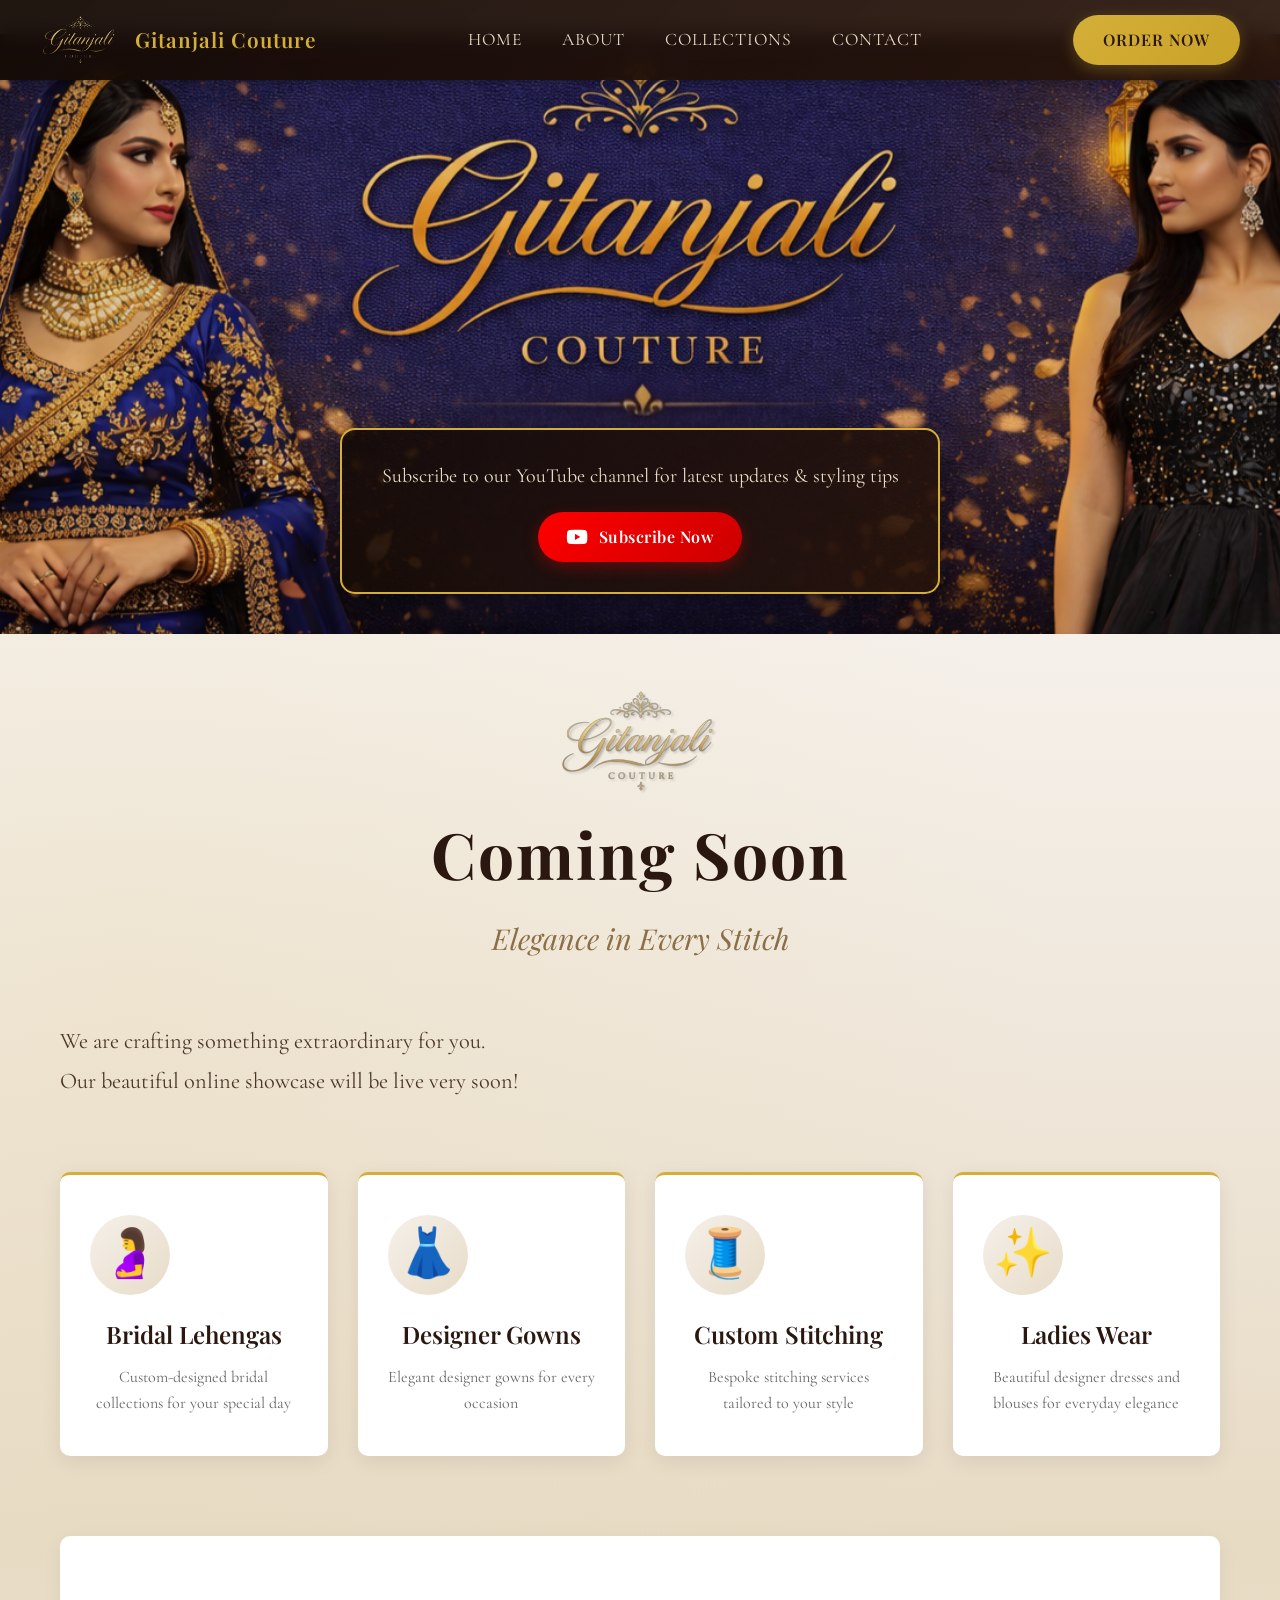
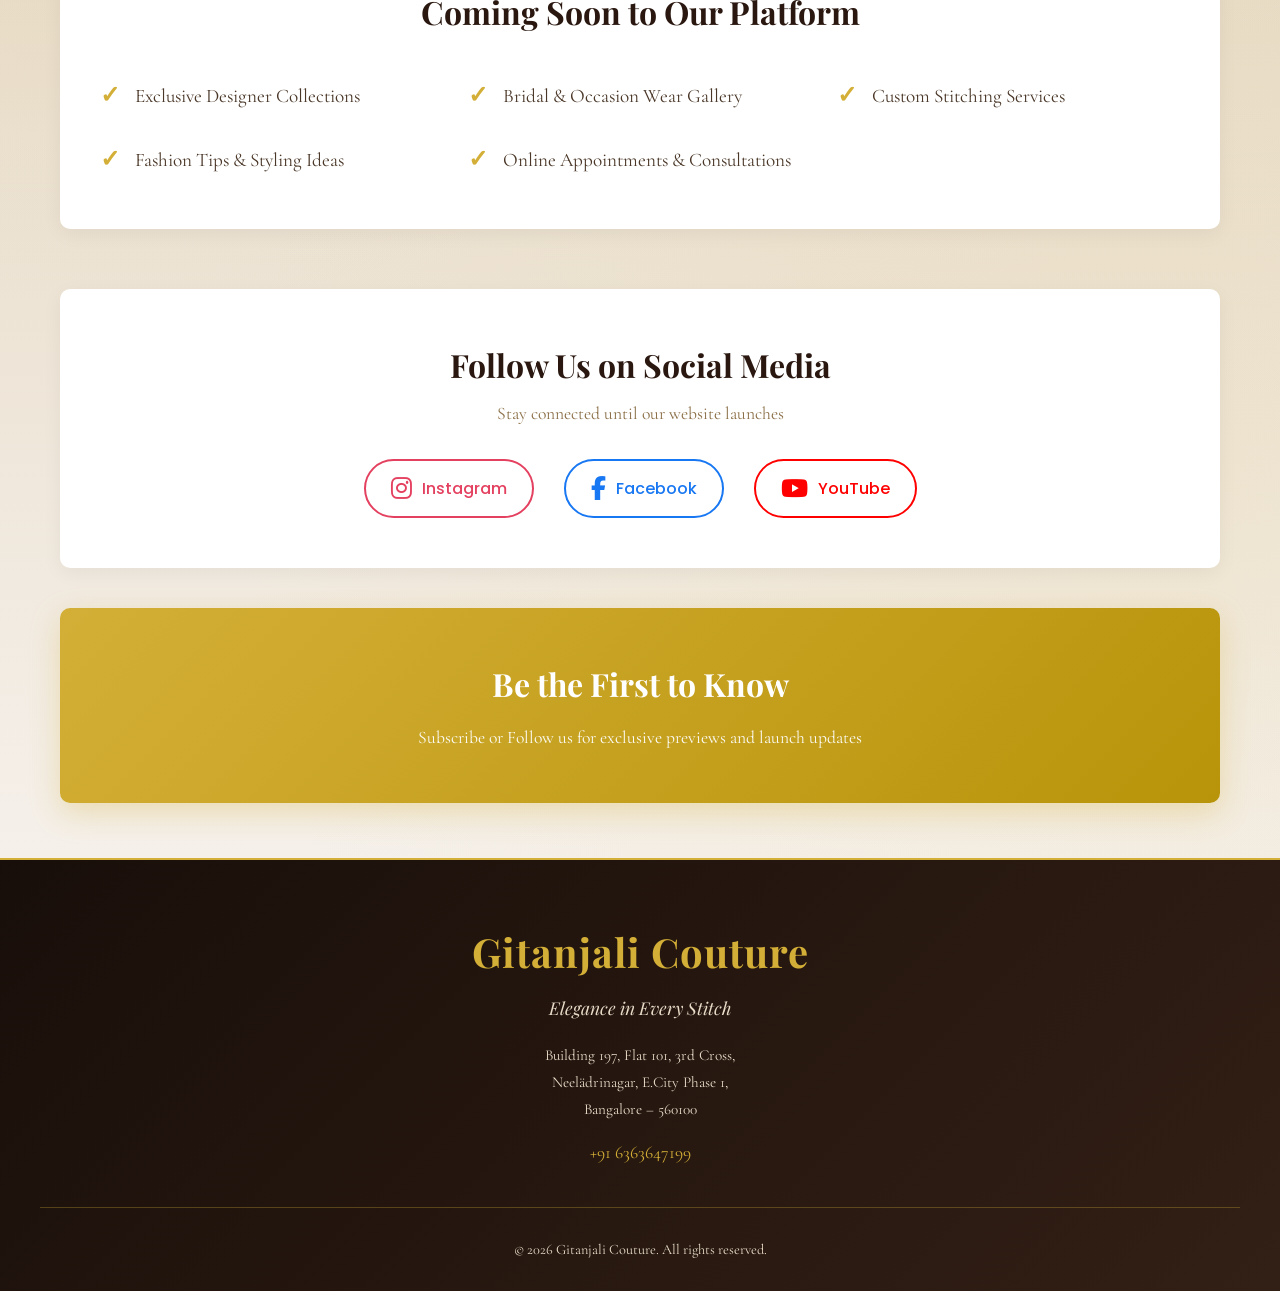
<file: index.html>
<!DOCTYPE html>
<html lang="en">
<head>
    <meta charset="UTF-8">
    <meta name="viewport" content="width=device-width, initial-scale=1.0">
    <title>Gitanjali Couture - Elegant Designer Dresses</title>
    <link rel="stylesheet" href="styles.css">
    <link href="https://cdnjs.cloudflare.com/ajax/libs/font-awesome/6.4.0/css/all.min.css" rel="stylesheet">
</head>
<body>
    <!-- Navigation (sticky) -->
    <nav class="navbar">
        <div class="nav-container">
            <div class="nav-brand">
                <img src="logo.png" alt="Gitanjali Couture Logo" class="nav-logo">
                <div class="nav-text">Gitanjali Couture</div>
            </div>

            <ul class="nav-menu">
                <li><a href="#home">HOME</a></li>
                <li><a href="about.html">ABOUT</a></li>
                <li><a href="#collections">COLLECTIONS</a></li>
                <li><a href="#contact">CONTACT</a></li>
            </ul>

            <a href="#order" class="nav-button">ORDER NOW</a>
        </div>
    </nav>

    <!-- Hero Section with Main Image -->
    <section class="hero">
        <img src="main.png" alt="Gitanjali Couture - Designer Wear" class="hero-image">
        <div class="hero-overlay"></div>
        <div class="hero-content">
            <div class="hero-subscribe-box">
                <p class="hero-subscribe-text">Subscribe to our YouTube channel for latest updates & styling tips</p>
                <a href="https://www.youtube.com/@GitanjaliCouture" target="_blank" class="hero-subscribe-btn">
                    <i class="fab fa-youtube"></i>
                    Subscribe Now
                </a>
            </div>
        </div>
    </section>

    <!-- Coming Soon Section -->
    <section class="coming-soon">
        <div class="container">
            <div class="coming-soon-header">
                <img src="logo.png" alt="Gitanjali Couture" class="coming-soon-logo">
                <h1 class="coming-soon-title">Coming Soon</h1>
                <p class="coming-soon-subtitle">Elegance in Every Stitch</p>
            </div>

            <p class="coming-soon-description">
                We are crafting something extraordinary for you.
                <br>Our beautiful online showcase will be live very soon!
            </p>

            <div class="services-showcase">
                <div class="service-card">
                    <div class="service-icon-circle">🤰</div>
                    <h3>Bridal Lehengas</h3>
                    <p>Custom-designed bridal collections for your special day</p>
                </div>
                <div class="service-card">
                    <div class="service-icon-circle">👗</div>
                    <h3>Designer Gowns</h3>
                    <p>Elegant designer gowns for every occasion</p>
                </div>
                <div class="service-card">
                    <div class="service-icon-circle">🧵</div>
                    <h3>Custom Stitching</h3>
                    <p>Bespoke stitching services tailored to your style</p>
                </div>
                <div class="service-card">
                    <div class="service-icon-circle">✨</div>
                    <h3>Ladies Wear</h3>
                    <p>Beautiful designer dresses and blouses for everyday elegance</p>
                </div>
            </div>

            <div class="features-section">
                <h2 class="features-title">Coming Soon to Our Platform</h2>
                <ul class="features-list">
                    <li><span class="check-icon">✓</span> Exclusive Designer Collections</li>
                    <li><span class="check-icon">✓</span> Bridal & Occasion Wear Gallery</li>
                    <li><span class="check-icon">✓</span> Custom Stitching Services</li>
                    <li><span class="check-icon">✓</span> Fashion Tips & Styling Ideas</li>
                    <li><span class="check-icon">✓</span> Online Appointments & Consultations</li>
                </ul>
            </div>

            <!-- <div class="contact-section">
                <h2 class="contact-title">Get in Touch</h2>
                <p class="contact-location">
                    <i class="fas fa-map-marker-alt"></i>
                    Building 197, Flat 101, 3rd Cross, Neelädrinagar,
                    <br>E.City Phase 1, Bangalore – 560100
                </p>
                <p class="contact-phone">
                    <i class="fas fa-phone-alt"></i>
                    <a href="tel:+916363647199">+91 6363647199</a>
                </p>
            </div> -->

            <div class="social-section">
                <h3 class="social-title">Follow Us on Social Media</h3>
                <p class="social-subtitle">Stay connected until our website launches</p>
                <div class="social-icons">
                    <a href="https://www.instagram.com/gitanjalicouture" target="_blank" class="social-icon instagram" title="Instagram">
                        <i class="fab fa-instagram"></i>
                        <span>Instagram</span>
                    </a>
                    <a href="https://www.facebook.com/profile.php?id=61584993754167" target="_blank" class="social-icon facebook" title="Facebook">
                        <i class="fab fa-facebook-f"></i>
                        <span>Facebook</span>
                    </a>
                    <a href="https://www.youtube.com/@GitanjaliCouture" target="_blank" class="social-icon youtube" title="YouTube">
                        <i class="fab fa-youtube"></i>
                        <span>YouTube</span>
                    </a>
                </div>
            </div>

            <div class="cta-section">
                <h3 class="cta-title">Be the First to Know</h3>
                <p>Subscribe or Follow us for exclusive previews and launch updates</p>
            </div>
        </div>
    </section>

    <!-- Footer -->
    <footer class="footer">
        <div class="footer-container">
            <div class="footer-content">
                <h3 class="footer-brand">Gitanjali Couture</h3>
                <p class="footer-tagline">Elegance in Every Stitch</p>
                <p class="footer-address">
                    Building 197, Flat 101, 3rd Cross,<br>
                    Neelädrinagar, E.City Phase 1,<br>
                    Bangalore – 560100
                </p>
                <p class="footer-phone">
                    <a href="tel:+916363647199">+91 6363647199</a>
                </p>
            </div>
        </div>
        <div class="footer-bottom">
            <p>&copy; 2026 Gitanjali Couture. All rights reserved.</p>
        </div>
    </footer>

    <script>
        // Smooth scroll for any anchor links
        document.querySelectorAll('a[href^="#"]').forEach(anchor => {
            anchor.addEventListener('click', function (e) {
                e.preventDefault();
                const target = document.querySelector(this.getAttribute('href'));
                if (target) {
                    target.scrollIntoView({ behavior: 'smooth' });
                }
            });
        });
    </script>
</body>
</html>
</file>
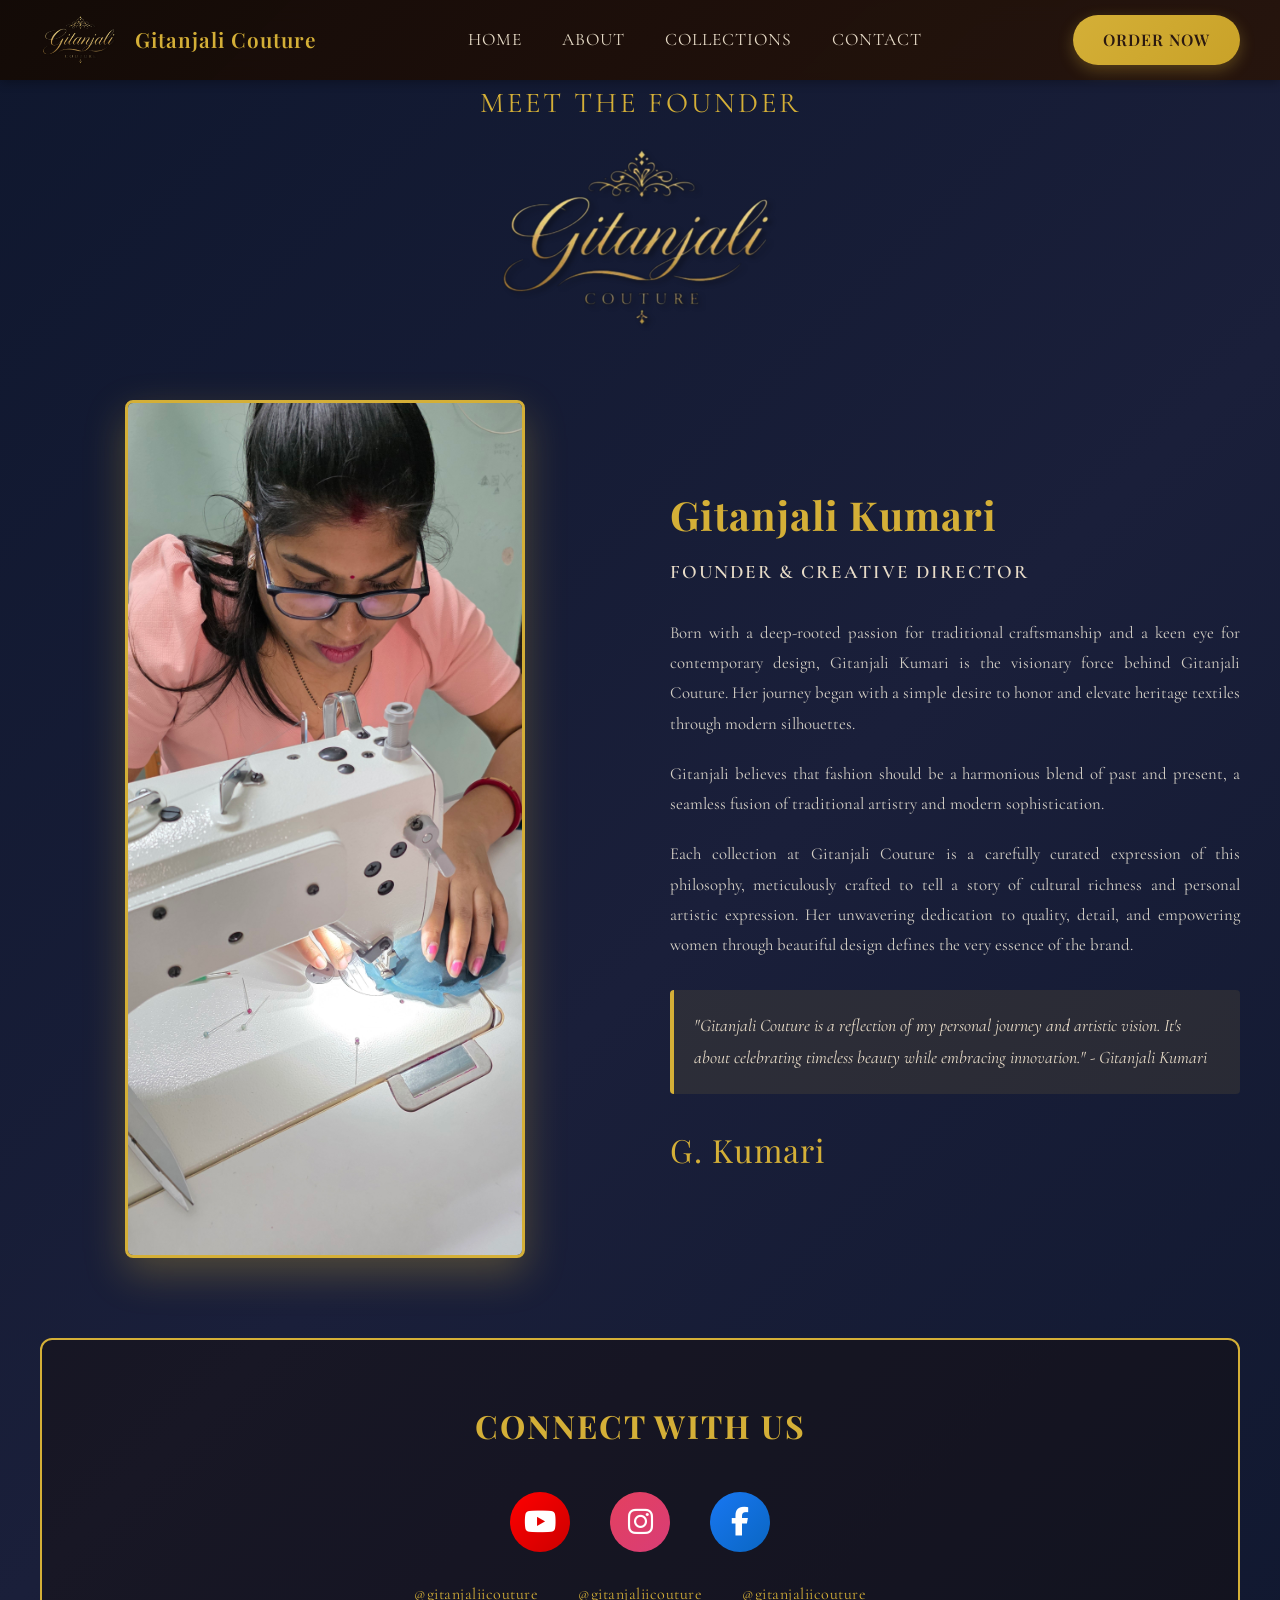
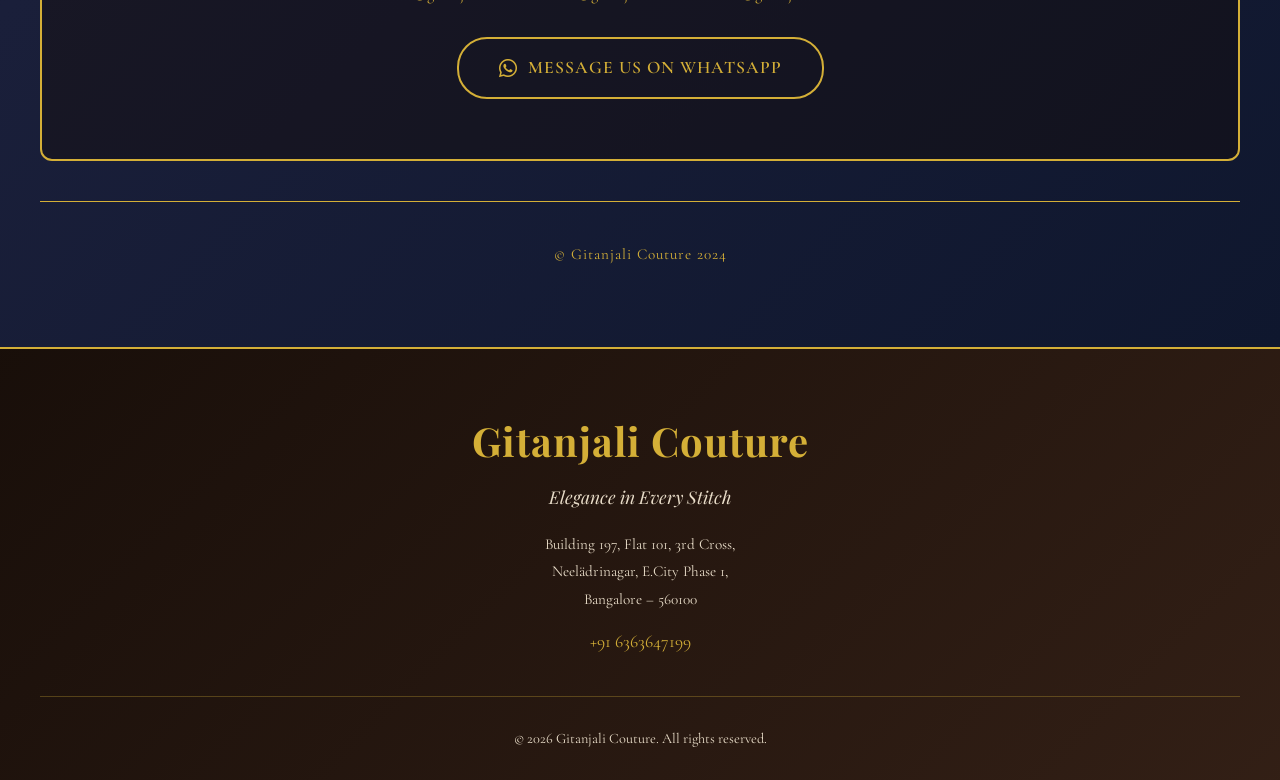
<file: about.html>
<!DOCTYPE html>
<html lang="en">
<head>
    <meta charset="UTF-8">
    <meta name="viewport" content="width=device-width, initial-scale=1.0">
    <title>About Us - Gitanjali Couture</title>
    <link rel="stylesheet" href="styles.css">
    <link href="https://cdnjs.cloudflare.com/ajax/libs/font-awesome/6.4.0/css/all.min.css" rel="stylesheet">
</head>
<body>
    <!-- Navigation (sticky) -->
    <nav class="navbar">
        <div class="nav-container">
            <div class="nav-brand">
                <img src="logo.png" alt="Gitanjali Couture Logo" class="nav-logo">
                <div class="nav-text">Gitanjali Couture</div>
            </div>

            <ul class="nav-menu">
                <li><a href="index.html">HOME</a></li>
                <li><a href="about.html">ABOUT</a></li>
                <li><a href="index.html#collections">COLLECTIONS</a></li>
                <li><a href="index.html#contact">CONTACT</a></li>
            </ul>

            <a href="index.html#order" class="nav-button">ORDER NOW</a>
        </div>
    </nav>

    <!-- About Us Section -->
    <section id="about" class="about-section">
        <div class="about-container">
            <!-- Decorative Elements -->
            <!-- <div class="about-ornament about-ornament-left"></div>
            <div class="about-ornament about-ornament-right"></div> -->

            <!-- About Header -->
            <div class="about-header">
                <h2 class="about-subtitle">MEET THE FOUNDER</h2>
                <div class="about-logo-section">
                    <img src="logo.png" alt="Gitanjali Couture Logo" class="about-logo">
                    <!-- <div class="about-logo-text">Gitanjali</div>
                    <div class="about-logo-subtext">COUTURE</div> -->
                </div>
            </div>

            <!-- About Content -->
            <div class="about-content">
                <div class="about-image-wrapper">
                    <img src="gitu1.jpg" alt="Gitanjali Kumari - Founder & Creative Director" class="about-image">
                </div>

                <div class="about-text">
                    <h3 class="founder-name">Gitanjali Kumari</h3>
                    <p class="founder-title">FOUNDER & CREATIVE DIRECTOR</p>

                    <p class="about-description">
                        Born with a deep-rooted passion for traditional craftsmanship and a keen eye for contemporary design, Gitanjali Kumari is the visionary force behind Gitanjali Couture. Her journey began with a simple desire to honor and elevate heritage textiles through modern silhouettes.
                    </p>

                    <p class="about-description">
                        Gitanjali believes that fashion should be a harmonious blend of past and present, a seamless fusion of traditional artistry and modern sophistication.
                    </p>

                    <p class="about-description">
                        Each collection at Gitanjali Couture is a carefully curated expression of this philosophy, meticulously crafted to tell a story of cultural richness and personal artistic expression. Her unwavering dedication to quality, detail, and empowering women through beautiful design defines the very essence of the brand.
                    </p>

                    <div class="founder-quote">
                        <p>"Gitanjali Couture is a reflection of my personal journey and artistic vision. It's about celebrating timeless beauty while embracing innovation." - Gitanjali Kumari</p>
                    </div>

                    <div class="founder-signature">G. Kumari</div>
                </div>
            </div>

            <!-- Connect With Us Section -->
            <div class="about-connect">
                <h3 class="connect-title">CONNECT WITH US</h3>

                <div class="social-links">
                    <a href="https://www.youtube.com/@GitanjaliCouture" target="_blank" class="social-link youtube" title="YouTube">
                        <i class="fab fa-youtube"></i>
                    </a>
                    <a href="https://www.instagram.com/gitanjalicouture" target="_blank" class="social-link instagram" title="Instagram">
                        <i class="fab fa-instagram"></i>
                    </a>
                    <a href="https://www.facebook.com/profile.php?id=61584993754167" target="_blank" class="social-link facebook" title="Facebook">
                        <i class="fab fa-facebook-f"></i>
                    </a>
                </div>

                <div class="social-handles">
                    <p>@gitanjaliicouture</p>
                    <p>@gitanjaliicouture</p>
                    <p>@gitanjaliicouture</p>
                </div>

                <a href="https://wa.me/916363647199" target="_blank" class="whatsapp-btn">
                    <i class="fab fa-whatsapp"></i>
                    MESSAGE US ON WHATSAPP
                </a>
            </div>

            <!-- Copyright -->
            <div class="about-footer">
                <p>&copy; Gitanjali Couture 2024</p>
            </div>
        </div>
    </section>

    <!-- Footer -->
    <footer class="footer">
        <div class="footer-container">
            <div class="footer-content">
                <h3 class="footer-brand">Gitanjali Couture</h3>
                <p class="footer-tagline">Elegance in Every Stitch</p>
                <p class="footer-address">
                    Building 197, Flat 101, 3rd Cross,<br>
                    Neelädrinagar, E.City Phase 1,<br>
                    Bangalore – 560100
                </p>
                <p class="footer-phone">
                    <a href="tel:+916363647199">+91 6363647199</a>
                </p>
            </div>
        </div>
        <div class="footer-bottom">
            <p>&copy; 2026 Gitanjali Couture. All rights reserved.</p>
        </div>
    </footer>

    <script>
        // Smooth scroll for any anchor links
        document.querySelectorAll('a[href^="#"]').forEach(anchor => {
            anchor.addEventListener('click', function (e) {
                e.preventDefault();
                const target = document.querySelector(this.getAttribute('href'));
                if (target) {
                    target.scrollIntoView({ behavior: 'smooth' });
                }
            });
        });
    </script>
</body>
</html>
</file>
<file: styles.css>
/* Import Google Fonts */
@import url('https://fonts.googleapis.com/css2?family=Playfair+Display:wght@400;600;700;800&family=Cormorant+Garamond:wght@300;400;500;600&family=Poppins:wght@300;400;500;600;700&display=swap');

/* Reset & Base Styles */
* {
    margin: 0;
    padding: 0;
    box-sizing: border-box;
}

html {
    scroll-behavior: smooth;
}

body {
    font-family: 'Cormorant Garamond', serif;
    line-height: 1.6;
    color: #333;
    background-color: #f5f0ea;
    overflow-x: hidden;
}

.container {
    max-width: 1200px;
    margin: 0 auto;
    padding: 0 20px;
}

/* Navigation Bar */
.navbar {
    position: fixed;
    top: 0;
    left: 0;
    right: 0;
    background: linear-gradient(135deg, rgba(20, 10, 5, 0.95) 0%, rgba(40, 20, 10, 0.92) 100%);
    padding: 15px 40px;
    z-index: 1000;
    box-shadow: 0 2px 10px rgba(0, 0, 0, 0.3);
    backdrop-filter: blur(10px);
}

.nav-container {
    max-width: 1400px;
    margin: 0 auto;
    display: flex;
    align-items: center;
    justify-content: space-between;
    gap: 40px;
}

.nav-brand {
    display: flex;
    align-items: center;
    gap: 15px;
    flex-shrink: 0;
}

.nav-logo {
    height: 50px;
    width: auto;
    opacity: 0.95;
    transition: opacity 0.3s ease;
}

.nav-logo:hover {
    opacity: 1;
}

.nav-text {
    font-family: 'Playfair Display', serif;
    font-size: 1.3rem;
    font-weight: 600;
    color: #d4af37;
    letter-spacing: 1px;
}

.nav-menu {
    display: flex;
    list-style: none;
    gap: 40px;
    margin: 0;
    padding: 0;
    flex-grow: 1;
    justify-content: center;
}

.nav-menu li a {
    font-family: 'Cormorant Garamond', serif;
    font-size: 1.1rem;
    color: #e8dcc8;
    text-decoration: none;
    letter-spacing: 1px;
    transition: all 0.3s ease;
    position: relative;
}

.nav-menu li a:hover {
    color: #d4af37;
}

.nav-menu li a::after {
    content: '';
    position: absolute;
    bottom: -5px;
    left: 0;
    width: 0;
    height: 2px;
    background: #d4af37;
    transition: width 0.3s ease;
}

.nav-menu li a:hover::after {
    width: 100%;
}

.nav-button {
    background: linear-gradient(135deg, #d4af37 0%, #c9a228 100%);
    color: #2a1810;
    padding: 12px 30px;
    border-radius: 25px;
    text-decoration: none;
    font-family: 'Playfair Display', serif;
    font-size: 1rem;
    font-weight: 600;
    letter-spacing: 1px;
    transition: all 0.3s ease;
    box-shadow: 0 5px 15px rgba(212, 175, 55, 0.3);
    flex-shrink: 0;
    display: inline-block;
}

.nav-button:hover {
    background: linear-gradient(135deg, #e8c75a 0%, #d4af37 100%);
    transform: translateY(-2px);
    box-shadow: 0 8px 20px rgba(212, 175, 55, 0.5);
}

/* Hero Section */
.hero {
    margin-top: 34px;
    position: relative;
    width: 100%;
    height: 600px;
    overflow: hidden;
    display: flex;
    align-items: center;
    justify-content: center;
}

.hero-image {
    width: 100%;
    height: 100%;
    object-fit: cover;
    display: block;
    animation: zoomInSlide 0.8s ease-out;
}

@keyframes zoomInSlide {
    from {
        transform: scale(1.05);
        opacity: 0;
    }
    to {
        transform: scale(1);
        opacity: 1;
    }
}

.hero-overlay {
    position: absolute;
    top: 0;
    left: 0;
    right: 0;
    bottom: 0;
    background: rgba(20, 10, 5, 0.1);
    pointer-events: none;
}

.hero-content {
    position: absolute;
    bottom: 40px;
    /* left: 50%; */
    transform: translateX(-50%);
    z-index: 10;
    width: 90%;
    max-width: 600px;
    animation: fadeInUp 0.8s ease-out 0.5s both;
}

.hero-subscribe-box {
    background: linear-gradient(135deg, rgba(20, 10, 5, 0.85) 0%, rgba(40, 20, 10, 0.85) 100%);
    padding: 30px;
    border-radius: 15px;
    text-align: center;
    border: 2px solid #d4af37;
    box-shadow: 0 10px 30px rgba(0, 0, 0, 0.4);
    backdrop-filter: blur(10px);
}

.hero-subscribe-text {
    color: #e8dcc8;
    font-family: 'Cormorant Garamond', serif;
    font-size: 20px;
    margin-bottom: 20px;
    line-height: 1.6;
}

.hero-subscribe-btn {
    display: inline-flex;
    align-items: center;
    gap: 10px;
    background: linear-gradient(135deg, #FF0000 0%, #cc0000 100%);
    color: white;
    padding: 12px 28px;
    border-radius: 25px;
    text-decoration: none;
    font-family: 'Playfair Display', serif;
    font-size: 1rem;
    font-weight: 600;
    letter-spacing: 0.5px;
    transition: all 0.3s ease;
    box-shadow: 0 5px 15px rgba(255, 0, 0, 0.3);
}

.hero-subscribe-btn i {
    font-size: 1.2rem;
}

.hero-subscribe-btn:hover {
    background: linear-gradient(135deg, #ff3333 0%, #FF0000 100%);
    transform: translateY(-3px);
    box-shadow: 0 8px 25px rgba(255, 0, 0, 0.5);
}

/* About Us Section */
.about-section {
    background: linear-gradient(135deg, #0f172e 0%, #1a1f3a 50%, #0f172e 100%);
    padding: 80px 40px;
    position: relative;
    overflow: hidden;
}

.about-container {
    max-width: 1200px;
    margin: 0 auto;
    position: relative;
}

/* Decorative Ornaments */
.about-ornament {
    position: absolute;
    font-size: 120px;
    opacity: 0.15;
    pointer-events: none;
    color: #d4af37;
}

.about-ornament-left {
    top: 20px;
    left: 20px;
}

.about-ornament-right {
    bottom: 20px;
    right: 20px;
    transform: rotate(180deg);
}

.about-ornament::before {
    content: '✦';
}

/* About Header */
.about-header {
    text-align: center;
    margin-bottom: 60px;
    position: relative;
    z-index: 1;
}

.about-subtitle {
    font-family: 'Cormorant Garamond', serif;
    font-size: 1.8rem;
    color: #d4af37;
    letter-spacing: 3px;
    margin-bottom: 20px;
    text-transform: uppercase;
    font-weight: 400;
}

.about-logo-section {
    text-align: center;
}

.about-logo-text {
    font-family: 'Playfair Display', serif;
    font-size: 4.5rem;
    color: #d4af37;
    font-weight: 600;
    letter-spacing: 2px;
    line-height: 1;
}

.about-logo-subtext {
    font-family: 'Cormorant Garamond', serif;
    font-size: 1.2rem;
    color: #d4af37;
    letter-spacing: 4px;
    margin-top: 10px;
    text-transform: uppercase;
    font-weight: 400;
}

/* About Content */
.about-content {
    display: grid;
    grid-template-columns: 1fr 1fr;
    gap: 60px;
    align-items: center;
    margin-bottom: 80px;
    position: relative;
    z-index: 1;
}

.about-image-wrapper {
    position: relative;
    display: flex;
    justify-content: center;
    align-items: center;
}

.about-image {
    width: 100%;
    max-width: 400px;
    height: auto;
    border: 3px solid #d4af37;
    border-radius: 8px;
    box-shadow: 0 15px 40px rgba(212, 175, 55, 0.3);
    animation: slideInLeft 0.8s ease-out;
}

@keyframes slideInLeft {
    from {
        opacity: 0;
        transform: translateX(-50px);
    }
    to {
        opacity: 1;
        transform: translateX(0);
    }
}

.about-text {
    animation: slideInRight 0.8s ease-out;
}

@keyframes slideInRight {
    from {
        opacity: 0;
        transform: translateX(50px);
    }
    to {
        opacity: 1;
        transform: translateX(0);
    }
}

.founder-name {
    font-family: 'Playfair Display', serif;
    font-size: 2.5rem;
    color: #d4af37;
    margin-bottom: 10px;
    letter-spacing: 1px;
}

.founder-title {
    font-family: 'Cormorant Garamond', serif;
    font-size: 1.2rem;
    color: #e8dcc8;
    letter-spacing: 2px;
    text-transform: uppercase;
    margin-bottom: 30px;
    font-weight: 600;
}

.about-description {
    font-family: 'Cormorant Garamond', serif;
    font-size: 1.05rem;
    color: #d4cfc5;
    line-height: 1.8;
    margin-bottom: 20px;
    text-align: justify;
}

.founder-quote {
    background: rgba(212, 175, 55, 0.1);
    border-left: 4px solid #d4af37;
    padding: 20px;
    margin: 30px 0;
    border-radius: 4px;
}

.founder-quote p {
    font-family: 'Cormorant Garamond', serif;
    font-size: 1.1rem;
    color: #e8dcc8;
    line-height: 1.8;
    font-style: italic;
}

.founder-signature {
    font-family: 'Playfair Display', serif;
    font-size: 2rem;
    color: #d4af37;
    margin-top: 30px;
    letter-spacing: 1px;
}

/* Connect With Us */
.about-connect {
    text-align: center;
    padding: 60px;
    background: rgba(20, 10, 5, 0.4);
    border: 2px solid #d4af37;
    border-radius: 12px;
    margin-bottom: 40px;
    position: relative;
    z-index: 1;
}

.connect-title {
    font-family: 'Playfair Display', serif;
    font-size: 2rem;
    color: #d4af37;
    margin-bottom: 40px;
    letter-spacing: 2px;
    text-transform: uppercase;
}

.social-links {
    display: flex;
    justify-content: center;
    gap: 40px;
    margin-bottom: 30px;
}

.social-link {
    width: 60px;
    height: 60px;
    display: flex;
    align-items: center;
    justify-content: center;
    background: linear-gradient(135deg, #d4af37 0%, #c9a228 100%);
    border-radius: 50%;
    color: #1a1f3a;
    font-size: 1.8rem;
    transition: all 0.3s ease;
    text-decoration: none;
}

.social-link:hover {
    transform: translateY(-5px);
    box-shadow: 0 10px 25px rgba(212, 175, 55, 0.4);
}

.social-link.youtube {
    background: linear-gradient(135deg, #FF0000 0%, #cc0000 100%);
    color: white;
}

.social-link.instagram {
    background: linear-gradient(135deg, #E4405F 0%, #d83d76 100%);
    color: white;
}

.social-link.facebook {
    background: linear-gradient(135deg, #1877F2 0%, #0a66c2 100%);
    color: white;
}

.social-handles {
    display: flex;
    justify-content: center;
    gap: 40px;
    margin-bottom: 30px;
}

.social-handles p {
    font-family: 'Cormorant Garamond', serif;
    color: #d4af37;
    font-size: 1rem;
    letter-spacing: 0.5px;
}

.whatsapp-btn {
    display: inline-flex;
    align-items: center;
    gap: 10px;
    background: transparent;
    color: #d4af37;
    border: 2px solid #d4af37;
    padding: 15px 40px;
    border-radius: 30px;
    text-decoration: none;
    font-family: 'Cormorant Garamond', serif;
    font-size: 1.1rem;
    font-weight: 600;
    letter-spacing: 1px;
    transition: all 0.3s ease;
    text-transform: uppercase;
}

.whatsapp-btn:hover {
    background: #d4af37;
    color: #1a1f3a;
    transform: translateY(-3px);
}

.whatsapp-btn i {
    font-size: 1.3rem;
}

/* About Footer */
.about-footer {
    text-align: center;
    padding-top: 40px;
    border-top: 1px solid #d4af37;
    position: relative;
    z-index: 1;
}

.about-footer p {
    font-family: 'Cormorant Garamond', serif;
    color: #d4af37;
    font-size: 0.95rem;
    letter-spacing: 1px;
}

/* Coming Soon Section */
.coming-soon {
    background: linear-gradient(180deg, #f5f0ea 0%, #e8dcc8 50%, #f5f0ea 100%);
    padding: 55px 40px;
    position: relative;
    overflow: hidden;
}

.coming-soon::before {
    content: '';
    position: absolute;
    top: 0;
    left: 0;
    right: 0;
    bottom: 0;
    background-image:
        radial-gradient(circle at 10% 20%, rgba(212, 175, 55, 0.08) 0%, transparent 50%),
        radial-gradient(circle at 90% 80%, rgba(212, 175, 55, 0.08) 0%, transparent 50%);
    pointer-events: none;
}

.coming-soon-header {
    text-align: center;
    margin-bottom: 60px;
    position: relative;
    z-index: 1;
    animation: fadeInDown 0.8s ease-out;
}

@keyframes fadeInDown {
    from {
        opacity: 0;
        transform: translateY(-30px);
    }
    to {
        opacity: 1;
        transform: translateY(0);
    }
}

.coming-soon-logo {
    height: 105px;
    width: auto;
    /* margin-bottom: 20px; */
    opacity: 0.95;
}

.coming-soon-title {
    font-family: 'Playfair Display', serif;
    font-size: 4rem;
    font-weight: 700;
    color: #2a1810;
    margin-bottom: 10px;
    letter-spacing: 2px;
}

.coming-soon-subtitle {
    font-family: 'Playfair Display', serif;
    font-size: 1.8rem;
    font-style: italic;
    color: #8b6f47;
    margin-bottom: 20px;
}

.coming-soon-description {
    font-family: 'Cormorant Garamond', serif;
    font-size: 1.4rem;
    color: #4a3728;
    margin-bottom: 70px;
    position: relative;
    z-index: 1;
    line-height: 1.8;
}

/* Service Cards */
.services-showcase {
    display: grid;
    grid-template-columns: repeat(auto-fit, minmax(250px, 1fr));
    gap: 30px;
    margin-bottom: 80px;
    position: relative;
    z-index: 1;
}

.service-card {
    background: white;
    padding: 40px 30px;
    border-radius: 10px;
    text-align: center;
    box-shadow: 0 5px 20px rgba(0, 0, 0, 0.08);
    transition: all 0.3s ease;
    border-top: 3px solid #d4af37;
}

.service-card:hover {
    transform: translateY(-10px);
    box-shadow: 0 15px 40px rgba(212, 175, 55, 0.15);
}

.service-icon-circle {
    font-size: 3rem;
    margin-bottom: 20px;
    display: inline-block;
    background: linear-gradient(135deg, #f5f0ea 0%, #e8dcc8 100%);
    width: 80px;
    height: 80px;
    border-radius: 50%;
    display: flex;
    align-items: center;
    justify-content: center;
}

.service-card h3 {
    font-family: 'Playfair Display', serif;
    font-size: 1.5rem;
    color: #2a1810;
    margin-bottom: 12px;
    font-weight: 600;
}

.service-card p {
    font-family: 'Cormorant Garamond', serif;
    font-size: 1rem;
    color: #666;
    line-height: 1.6;
}

/* Features Section */
.features-section {
    background: white;
    padding: 50px 40px;
    border-radius: 10px;
    margin-bottom: 60px;
    position: relative;
    z-index: 1;
    box-shadow: 0 5px 20px rgba(0, 0, 0, 0.05);
}

.features-title {
    font-family: 'Playfair Display', serif;
    font-size: 2rem;
    color: #2a1810;
    text-align: center;
    margin-bottom: 40px;
    font-weight: 700;
}

.features-list {
    list-style: none;
    display: grid;
    grid-template-columns: repeat(auto-fit, minmax(280px, 1fr));
    gap: 25px;
}

.features-list li {
    display: flex;
    align-items: center;
    gap: 15px;
    font-family: 'Cormorant Garamond', serif;
    font-size: 1.2rem;
    color: #4a3728;
}

.check-icon {
    color: #d4af37;
    font-size: 1.5rem;
    font-weight: bold;
    flex-shrink: 0;
}

/* Contact Section */
.contact-section {
    background: linear-gradient(135deg, rgba(20, 10, 5, 0.95) 0%, rgba(40, 20, 10, 0.92) 100%);
    padding: 60px 40px;
    border-radius: 10px;
    color: #e8dcc8;
    margin-bottom: 60px;
    position: relative;
    z-index: 1;
    text-align: center;
}

.contact-title {
    font-family: 'Playfair Display', serif;
    font-size: 2.5rem;
    color: #d4af37;
    margin-bottom: 30px;
    font-weight: 700;
}

.contact-location,
.contact-phone {
    font-family: 'Cormorant Garamond', serif;
    font-size: 1.2rem;
    margin: 15px 0;
    display: flex;
    align-items: center;
    justify-content: center;
    gap: 15px;
}

.contact-location i,
.contact-phone i {
    color: #d4af37;
    font-size: 1.4rem;
}

.contact-phone a {
    color: #d4af37;
    text-decoration: none;
    transition: all 0.3s ease;
}

.contact-phone a:hover {
    text-decoration: underline;
}

/* Social Section */
.social-section {
    background: white;
    padding: 50px 40px;
    border-radius: 10px;
    margin-bottom: 40px;
    position: relative;
    z-index: 1;
    text-align: center;
    box-shadow: 0 5px 20px rgba(0, 0, 0, 0.05);
}

.social-title {
    font-family: 'Playfair Display', serif;
    font-size: 2rem;
    color: #2a1810;
    margin-bottom: 10px;
    font-weight: 700;
}

.social-subtitle {
    font-family: 'Cormorant Garamond', serif;
    font-size: 1.1rem;
    color: #8b6f47;
    margin-bottom: 30px;
}

.social-icons {
    display: flex;
    justify-content: center;
    gap: 30px;
    flex-wrap: wrap;
}

.social-icon {
    display: inline-flex;
    align-items: center;
    gap: 10px;
    padding: 15px 25px;
    border-radius: 50px;
    text-decoration: none;
    font-family: 'Poppins', sans-serif;
    font-size: 1rem;
    font-weight: 500;
    transition: all 0.3s ease;
    border: 2px solid transparent;
}

.social-icon i {
    font-size: 1.5rem;
}

.social-icon.instagram {
    color: #E4405F;
    border-color: #E4405F;
}

.social-icon.instagram:hover {
    background-color: rgba(228, 64, 95, 0.1);
}

.social-icon.facebook {
    color: #1877F2;
    border-color: #1877F2;
}

.social-icon.facebook:hover {
    background-color: rgba(24, 119, 242, 0.1);
}

.social-icon.youtube {
    color: #FF0000;
    border-color: #FF0000;
}

.social-icon.youtube:hover {
    background-color: rgba(255, 0, 0, 0.1);
}

/* CTA Section */
.cta-section {
    background: linear-gradient(135deg, #d4af37 0%, #b8940a 100%);
    padding: 50px 40px;
    border-radius: 10px;
    color: white;
    text-align: center;
    position: relative;
    z-index: 1;
    box-shadow: 0 10px 30px rgba(212, 175, 55, 0.3);
}

.cta-title {
    font-family: 'Playfair Display', serif;
    font-size: 2rem;
    margin-bottom: 15px;
    font-weight: 700;
}

.cta-section p {
    font-family: 'Cormorant Garamond', serif;
    font-size: 1.1rem;
    opacity: 0.95;
}

/* Footer */
.footer {
    background: linear-gradient(135deg, rgba(20, 10, 5, 0.98) 0%, rgba(40, 20, 10, 0.95) 100%);
    color: #d4af37;
    padding: 60px 40px 30px;
    border-top: 2px solid #d4af37;
    position: relative;
}

.footer-container {
    max-width: 1200px;
    margin: 0 auto;
}

.footer-content {
    text-align: center;
    margin-bottom: 40px;
}

.footer-brand {
    font-family: 'Playfair Display', serif;
    font-size: 2.5rem;
    margin-bottom: 10px;
    font-weight: 700;
    letter-spacing: 1px;
}

.footer-tagline {
    font-family: 'Playfair Display', serif;
    font-size: 1.1rem;
    font-style: italic;
    color: #e8dcc8;
    margin-bottom: 20px;
}

.footer-address {
    font-family: 'Cormorant Garamond', serif;
    font-size: 0.95rem;
    color: #e8dcc8;
    line-height: 1.8;
    margin-bottom: 15px;
}

.footer-phone a {
    color: #d4af37;
    text-decoration: none;
    font-family: 'Cormorant Garamond', serif;
    font-size: 1.1rem;
    transition: all 0.3s ease;
}

.footer-phone a:hover {
    text-decoration: underline;
}

.footer-bottom {
    text-align: center;
    padding-top: 30px;
    border-top: 1px solid rgba(212, 175, 55, 0.3);
    color: #e8dcc8;
    font-size: 0.9rem;
}

/* Responsive Design */
@media (max-width: 768px) {
    .navbar {
        padding: 12px 20px;
    }

    .nav-container {
        gap: 20px;
        flex-wrap: wrap;
    }

    .nav-brand {
        gap: 10px;
    }

    .nav-logo {
        height: 40px;
    }

    .nav-text {
        font-size: 1rem;
    }

    .nav-menu {
        gap: 20px;
        flex-basis: 100%;
        order: 3;
    }

    .nav-menu li a {
        font-size: 0.95rem;
    }

    .nav-button {
        padding: 10px 24px;
        font-size: 0.9rem;
    }

    .hero {
        height: 400px;
        margin-top: 70px;
    }

    .hero-content {
        bottom: 30px;
        max-width: 350px;
    }

    .hero-subscribe-box {
        padding: 25px;
    }

    .hero-subscribe-text {
        font-size: 1rem;
        margin-bottom: 15px;
    }

    .hero-subscribe-btn {
        padding: 10px 24px;
        font-size: 0.9rem;
    }

    /* About Section Tablet */
    .about-section {
        padding: 60px 30px;
    }

    .about-subtitle {
        font-size: 1.5rem;
    }

    .about-logo-text {
        font-size: 3.5rem;
    }

    .about-logo-subtext {
        font-size: 1.1rem;
    }

    .about-content {
        grid-template-columns: 1fr;
        gap: 40px;
        margin-bottom: 60px;
    }

    .about-image {
        max-width: 350px;
    }

    .founder-name {
        font-size: 2.2rem;
    }

    .founder-title {
        font-size: 1.1rem;
    }

    .about-description {
        font-size: 1.02rem;
    }

    .about-connect {
        padding: 50px 30px;
    }

    .connect-title {
        font-size: 1.8rem;
    }

    .social-links {
        gap: 30px;
    }

    .social-handles {
        gap: 30px;
    }

    .coming-soon {
        padding: 60px 20px;
    }

    .coming-soon-title {
        font-size: 2.5rem;
    }

    .coming-soon-subtitle {
        font-size: 1.3rem;
    }

    .coming-soon-description {
        font-size: 1.1rem;
    }

    .services-showcase {
        grid-template-columns: 1fr;
        gap: 20px;
        margin-bottom: 50px;
    }

    .service-card {
        padding: 30px 20px;
    }

    .service-icon-circle {
        font-size: 2.5rem;
        width: 70px;
        height: 70px;
    }

    .service-card h3 {
        font-size: 1.3rem;
    }

    .service-card p {
        font-size: 0.95rem;
    }

    .features-section {
        padding: 40px 20px;
        margin-bottom: 40px;
    }

    .features-title {
        font-size: 1.7rem;
        margin-bottom: 30px;
    }

    .features-list {
        grid-template-columns: 1fr;
        gap: 20px;
    }

    .features-list li {
        font-size: 1rem;
    }

    .contact-section {
        padding: 40px 20px;
        margin-bottom: 40px;
    }

    .contact-title {
        font-size: 1.8rem;
    }

    .contact-location,
    .contact-phone {
        font-size: 1rem;
    }

    .social-section {
        padding: 40px 20px;
        margin-bottom: 30px;
    }

    .social-title {
        font-size: 1.7rem;
    }

    .social-subtitle {
        font-size: 1rem;
    }

    .social-icons {
        gap: 15px;
    }

    .social-icon {
        padding: 12px 20px;
        font-size: 0.9rem;
    }

    .cta-section {
        padding: 40px 20px;
    }

    .cta-title {
        font-size: 1.5rem;
    }

    .footer {
        padding: 40px 20px 20px;
    }

    .footer-brand {
        font-size: 1.8rem;
    }

    .footer-tagline {
        font-size: 1rem;
    }

    .footer-address {
        font-size: 0.9rem;
    }
}

@media (max-width: 480px) {
    .navbar {
        padding: 10px 15px;
    }

    .nav-container {
        gap: 15px;
    }

    .nav-brand {
        gap: 8px;
    }

    .nav-logo {
        height: 35px;
    }

    .nav-text {
        font-size: 0.9rem;
    }

    .nav-menu {
        gap: 15px;
        flex-basis: 100%;
        order: 3;
    }

    .nav-menu li a {
        font-size: 0.85rem;
    }

    .nav-button {
        padding: 8px 20px;
        font-size: 0.8rem;
    }

    .hero {
        height: 300px;
        margin-top: 60px;
    }

    .hero-content {
        bottom: 20px;
        max-width: 300px;
    }

    .hero-subscribe-box {
        padding: 20px;
        border-radius: 12px;
    }

    /* About Section Mobile */
    .about-section {
        padding: 60px 20px;
    }

    .about-ornament {
        font-size: 80px;
    }

    .about-header {
        margin-bottom: 40px;
    }

    .about-subtitle {
        font-size: 1.3rem;
    }

    .about-logo-text {
        font-size: 3rem;
    }

    .about-logo-subtext {
        font-size: 1rem;
    }

    .about-content {
        grid-template-columns: 1fr;
        gap: 30px;
        margin-bottom: 50px;
    }

    .about-image {
        max-width: 100%;
    }

    .founder-name {
        font-size: 1.8rem;
    }

    .founder-title {
        font-size: 1rem;
    }

    .about-description {
        font-size: 1rem;
        text-align: left;
    }

    .founder-quote {
        padding: 15px;
    }

    .founder-quote p {
        font-size: 1rem;
    }

    .founder-signature {
        font-size: 1.5rem;
    }

    .about-connect {
        padding: 40px 20px;
        margin-bottom: 30px;
    }

    .connect-title {
        font-size: 1.5rem;
        margin-bottom: 30px;
    }

    .social-links {
        gap: 20px;
        margin-bottom: 20px;
    }

    .social-link {
        width: 50px;
        height: 50px;
        font-size: 1.5rem;
    }

    .social-handles {
        gap: 20px;
        flex-direction: column;
    }

    .social-handles p {
        font-size: 0.9rem;
    }

    .whatsapp-btn {
        padding: 12px 30px;
        font-size: 0.95rem;
    }

    .hero-subscribe-text {
        font-size: 0.95rem;
        margin-bottom: 12px;
    }

    .hero-subscribe-btn {
        padding: 8px 20px;
        font-size: 0.8rem;
    }

    .coming-soon {
        padding: 40px 15px;
    }

    .coming-soon-logo {
        height: 60px;
    }

    .coming-soon-title {
        font-size: 1.8rem;
    }

    .coming-soon-subtitle {
        font-size: 1rem;
    }

    .coming-soon-description {
        font-size: 1rem;
        margin-bottom: 50px;
    }

    .service-card {
        padding: 25px 15px;
    }

    .service-icon-circle {
        font-size: 2rem;
        width: 60px;
        height: 60px;
    }

    .service-card h3 {
        font-size: 1.1rem;
    }

    .service-card p {
        font-size: 0.9rem;
    }

    .features-section {
        padding: 30px 15px;
        margin-bottom: 30px;
    }

    .features-title {
        font-size: 1.4rem;
        margin-bottom: 20px;
    }

    .features-list li {
        font-size: 0.95rem;
        gap: 10px;
    }

    .contact-section {
        padding: 30px 15px;
        margin-bottom: 30px;
    }

    .contact-title {
        font-size: 1.5rem;
    }

    .contact-location,
    .contact-phone {
        font-size: 0.95rem;
        flex-direction: column;
        gap: 8px;
    }

    .social-section {
        padding: 30px 15px;
        margin-bottom: 25px;
    }

    .social-title {
        font-size: 1.4rem;
    }

    .social-subtitle {
        font-size: 0.95rem;
    }

    .social-icons {
        flex-direction: column;
        gap: 12px;
    }

    .social-icon {
        width: 100%;
        max-width: 250px;
        margin: 0 auto;
        justify-content: center;
        padding: 12px 15px;
    }

    .cta-section {
        padding: 30px 15px;
    }

    .cta-title {
        font-size: 1.3rem;
    }

    .cta-section p {
        font-size: 1rem;
    }

    .footer {
        padding: 30px 15px 15px;
    }

    .footer-brand {
        font-size: 1.4rem;
    }

    .footer-tagline {
        font-size: 0.9rem;
    }

    .footer-address {
        font-size: 0.85rem;
    }

    .footer-bottom {
        padding-top: 15px;
        font-size: 0.8rem;
    }
}

/* Animations */
@keyframes fadeInUp {
    from {
        opacity: 0;
        transform: translateY(30px);
    }
    to {
        opacity: 1;
        transform: translateY(0);
    }
}

.service-card {
    animation: fadeInUp 0.6s ease-out;
}

.service-card:nth-child(2) {
    animation-delay: 0.1s;
}

.service-card:nth-child(3) {
    animation-delay: 0.2s;
}

.service-card:nth-child(4) {
    animation-delay: 0.3s;
}
</file>
